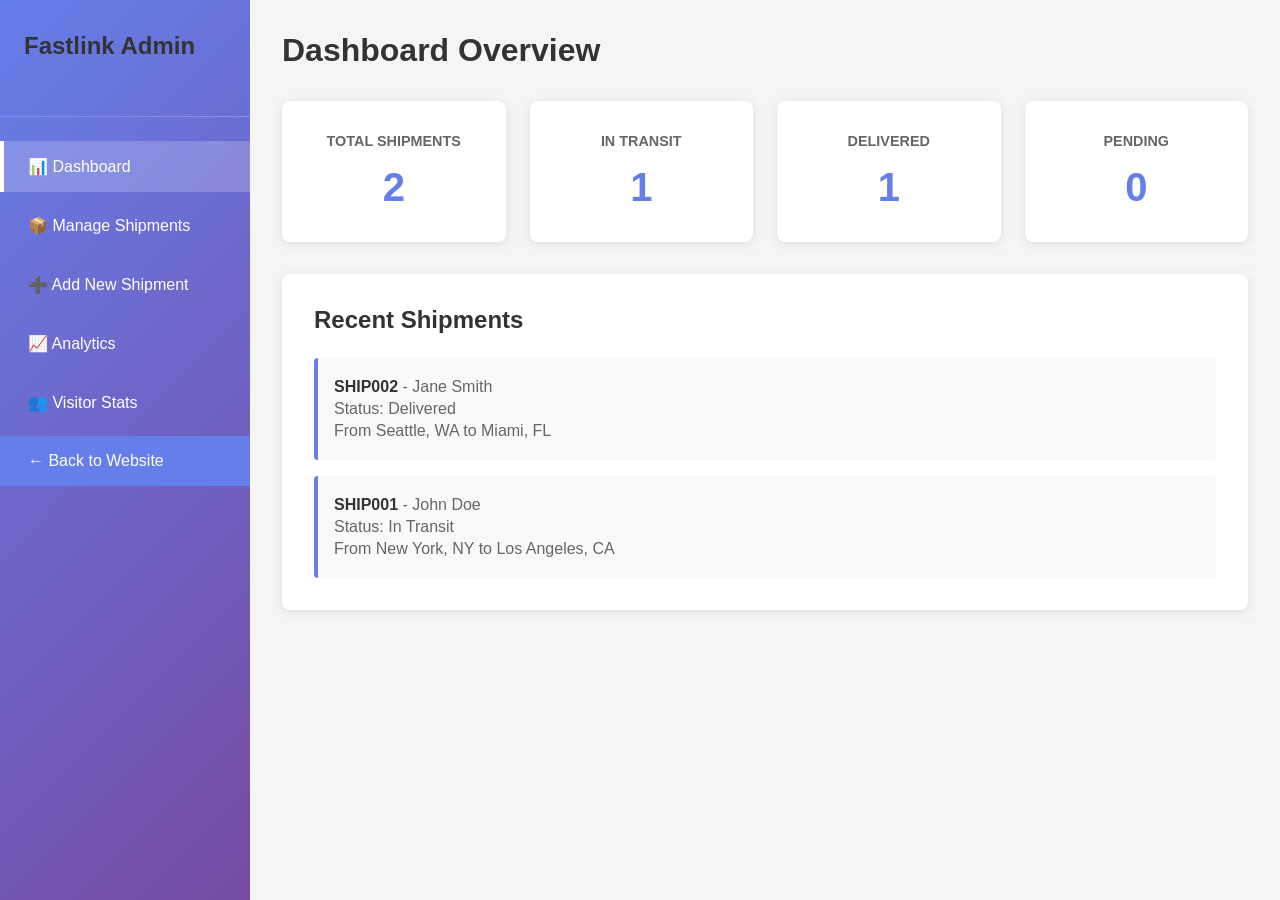
<file: admin.html>
<!DOCTYPE html>
<html lang="en">
<head>
    <meta charset="UTF-8">
    <meta name="viewport" content="width=device-width, initial-scale=1.0">
    <title>Fastlink Shipment - Admin Dashboard</title>
    <link rel="stylesheet" href="admin-styles.css">
</head>
<body>
    <div class="admin-container">
        <!-- Sidebar -->
        <aside class="sidebar">
            <div class="sidebar-header">
                <h2>Fastlink Admin</h2>
            </div>
            <nav class="sidebar-nav">
                <a href="#dashboard" class="nav-item active" onclick="showTab('dashboard')">📊 Dashboard</a>
                <a href="#shipments" class="nav-item" onclick="showTab('shipments')">📦 Manage Shipments</a>
                <a href="#add-shipment" class="nav-item" onclick="showTab('add-shipment')">➕ Add New Shipment</a>
                <a href="#analytics" class="nav-item" onclick="showTab('analytics')">📈 Analytics</a>
                <a href="#visitor-stats" class="nav-item" onclick="showTab('visitor-stats')">👥 Visitor Stats</a>
                <a href="index.html" class="nav-item" style="background: #667eea; color: white;">← Back to Website</a>
            </nav>
        </aside>

        <!-- Main Content -->
        <main class="main-content">
            <!-- Dashboard Tab -->
            <div id="dashboard" class="tab-content active">
                <h1>Dashboard Overview</h1>
                <div class="dashboard-stats">
                    <div class="stat-card">
                        <h3>Total Shipments</h3>
                        <p class="stat-number" id="totalShipments">0</p>
                    </div>
                    <div class="stat-card">
                        <h3>In Transit</h3>
                        <p class="stat-number" id="inTransit">0</p>
                    </div>
                    <div class="stat-card">
                        <h3>Delivered</h3>
                        <p class="stat-number" id="delivered">0</p>
                    </div>
                    <div class="stat-card">
                        <h3>Pending</h3>
                        <p class="stat-number" id="pending">0</p>
                    </div>
                </div>
                <div class="recent-shipments">
                    <h2>Recent Shipments</h2>
                    <div id="recentList"></div>
                </div>
            </div>

            <!-- Manage Shipments Tab -->
            <div id="shipments" class="tab-content">
                <h1>Manage Shipments</h1>
                <div class="search-bar">
                    <input type="text" id="searchInput" placeholder="Search by tracking number..." onkeyup="filterShipments()">
                </div>
                <div id="shipmentsList" class="shipments-list"></div>
            </div>

            <!-- Add Shipment Tab -->
            <div id="add-shipment" class="tab-content">
                <h1>Add New Shipment</h1>
                <form class="add-shipment-form" onsubmit="addShipment(event)">
                    <div class="form-group">
                        <label>Tracking Number:</label>
                        <input type="text" id="trackingNum" placeholder="e.g., SHIP20240001" required>
                    </div>
                    <div class="form-group">
                        <label>From Location:</label>
                        <input type="text" id="fromLocation" placeholder="e.g., New York, NY" required>
                    </div>
                    <div class="form-group">
                        <label>To Location:</label>
                        <input type="text" id="toLocation" placeholder="e.g., Los Angeles, CA" required>
                    </div>
                    <div class="form-group">
                        <label>Status:</label>
                        <select id="status" required>
                            <option>Pending</option>
                            <option>In Transit</option>
                            <option>Out for Delivery</option>
                            <option>Delivered</option>
                        </select>
                    </div>
                    <div class="form-group">
                        <label>Current Location:</label>
                        <input type="text" id="currentLocation" placeholder="e.g., Chicago Distribution Center" required>
                    </div>
                    <div class="form-group">
                        <label>Estimated Delivery:</label>
                        <input type="date" id="estimatedDelivery" required>
                    </div>
                    <div class="form-group">
                        <label>Recipient Name:</label>
                        <input type="text" id="recipientName" placeholder="e.g., John Doe" required>
                    </div>
                    <button type="submit" class="btn btn-primary">Add Shipment</button>
                </form>
            </div>

            <!-- Analytics Tab -->
            <div id="analytics" class="tab-content">
                <h1>Analytics</h1>
                <div class="analytics-grid">
                    <div class="analytics-card">
                        <h3>Total Shipments This Month</h3>
                        <p id="monthlyTotal">0</p>
                    </div>
                    <div class="analytics-card">
                        <h3>Delivery Rate</h3>
                        <p id="deliveryRate">0%</p>
                    </div>
                    <div class="analytics-card">
                        <h3>Average Delivery Time</h3>
                        <p id="avgDeliveryTime">0 days</p>
                    </div>
                    <div class="analytics-card">
                        <h3>Total Revenue (Mock)</h3>
                        <p id="totalRevenue">$0</p>
                    </div>
                </div>
            </div>

            <!-- Visitor Stats Tab -->
            <div id="visitor-stats" class="tab-content">
                <h1>Website Analytics</h1>
                <div class="analytics-grid">
                    <div class="analytics-card">
                        <h3>Total Visitors</h3>
                        <p id="totalVisitors">0</p>
                    </div>
                    <div class="analytics-card">
                        <h3>Total Page Views</h3>
                        <p id="totalPageViews">0</p>
                    </div>
                    <div class="analytics-card">
                        <h3>Tracking Queries</h3>
                        <p id="totalTrackingQueries">0</p>
                    </div>
                    <div class="analytics-card">
                        <h3>Contact Form Submissions</h3>
                        <p id="contactSubmissions">0</p>
                    </div>
                </div>
                <div style="background: white; padding: 2rem; border-radius: 8px; margin-top: 2rem; box-shadow: 0 2px 10px rgba(0,0,0,0.1);">
                    <h3>Languages Used</h3>
                    <div id="languageStats"></div>
                </div>
                <div style="background: white; padding: 2rem; border-radius: 8px; margin-top: 2rem; box-shadow: 0 2px 10px rgba(0,0,0,0.1);">
                    <h3>Most Tracked Shipments</h3>
                    <div id="topShipments"></div>
                </div>
            </div>
        </main>
    </div>

    <script src="admin.js"></script>
</body>
</html>
</file>
<file: admin-styles.css>
* {
    margin: 0;
    padding: 0;
    box-sizing: border-box;
}

body {
    font-family: 'Segoe UI', Tahoma, Geneva, Verdana, sans-serif;
    background: #f5f5f5;
}

.admin-container {
    display: flex;
    min-height: 100vh;
}

/* Sidebar */
.sidebar {
    width: 250px;
    background: linear-gradient(135deg, #667eea 0%, #764ba2 100%);
    color: white;
    padding: 2rem 0;
    position: fixed;
    left: 0;
    top: 0;
    height: 100vh;
    overflow-y: auto;
}

.sidebar-header {
    padding: 0 1.5rem 2rem;
    border-bottom: 1px solid rgba(255, 255, 255, 0.2);
}

.sidebar-header h2 {
    font-size: 1.5rem;
}

.sidebar-nav {
    display: flex;
    flex-direction: column;
    gap: 0.5rem;
    padding: 1.5rem 0;
}

.nav-item {
    padding: 1rem 1.5rem;
    color: white;
    text-decoration: none;
    transition: background 0.3s;
    cursor: pointer;
    border-left: 4px solid transparent;
}

.nav-item:hover {
    background: rgba(255, 255, 255, 0.1);
}

.nav-item.active {
    background: rgba(255, 255, 255, 0.2);
    border-left-color: #fff;
}

/* Main Content */
.main-content {
    flex: 1;
    margin-left: 250px;
    padding: 2rem;
}

.tab-content {
    display: none;
}

.tab-content.active {
    display: block;
    animation: fadeIn 0.3s;
}

@keyframes fadeIn {
    from { opacity: 0; }
    to { opacity: 1; }
}

h1 {
    color: #333;
    margin-bottom: 2rem;
    font-size: 2rem;
}

h2 {
    color: #333;
    margin-bottom: 1.5rem;
    font-size: 1.5rem;
}

/* Dashboard Stats */
.dashboard-stats {
    display: grid;
    grid-template-columns: repeat(auto-fit, minmax(200px, 1fr));
    gap: 1.5rem;
    margin-bottom: 2rem;
}

.stat-card {
    background: white;
    padding: 2rem;
    border-radius: 8px;
    box-shadow: 0 2px 10px rgba(0, 0, 0, 0.1);
    text-align: center;
}

.stat-card h3 {
    color: #666;
    font-size: 0.9rem;
    font-weight: 600;
    margin-bottom: 1rem;
    text-transform: uppercase;
}

.stat-number {
    font-size: 2.5rem;
    font-weight: bold;
    color: #667eea;
}

/* Recent Shipments */
.recent-shipments {
    background: white;
    padding: 2rem;
    border-radius: 8px;
    box-shadow: 0 2px 10px rgba(0, 0, 0, 0.1);
}

#recentList {
    display: grid;
    gap: 1rem;
}

.recent-item {
    padding: 1rem;
    border-left: 4px solid #667eea;
    background: #f9f9f9;
    border-radius: 4px;
}

.recent-item p {
    margin: 0.25rem 0;
    color: #666;
}

.recent-item strong {
    color: #333;
}

/* Search Bar */
.search-bar {
    margin-bottom: 2rem;
}

.search-bar input {
    width: 100%;
    max-width: 400px;
    padding: 0.75rem;
    border: 2px solid #ddd;
    border-radius: 5px;
    font-size: 1rem;
}

.search-bar input:focus {
    outline: none;
    border-color: #667eea;
}

/* Shipments List */
.shipments-list {
    display: grid;
    gap: 1rem;
}

.shipment-item {
    background: white;
    padding: 1.5rem;
    border-radius: 8px;
    box-shadow: 0 2px 10px rgba(0, 0, 0, 0.1);
    display: flex;
    justify-content: space-between;
    align-items: center;
    flex-wrap: wrap;
}

.shipment-info {
    flex: 1;
}

.shipment-info p {
    margin: 0.25rem 0;
    color: #666;
}

.shipment-info strong {
    color: #333;
}

.shipment-actions {
    display: flex;
    gap: 1rem;
}

.btn {
    padding: 0.5rem 1rem;
    border: none;
    border-radius: 5px;
    cursor: pointer;
    font-size: 0.9rem;
    transition: all 0.3s;
}

.btn-primary {
    background: #667eea;
    color: white;
}

.btn-primary:hover {
    background: #764ba2;
}

.btn-secondary {
    background: #f0f0f0;
    color: #333;
    border: 1px solid #ddd;
}

.btn-secondary:hover {
    background: #e0e0e0;
}

.btn-danger {
    background: #ff6b6b;
    color: white;
}

.btn-danger:hover {
    background: #ff5252;
}

/* Add Shipment Form */
.add-shipment-form {
    background: white;
    padding: 2rem;
    border-radius: 8px;
    box-shadow: 0 2px 10px rgba(0, 0, 0, 0.1);
    max-width: 600px;
}

.form-group {
    margin-bottom: 1.5rem;
}

.form-group label {
    display: block;
    margin-bottom: 0.5rem;
    color: #333;
    font-weight: 600;
}

.form-group input,
.form-group select {
    width: 100%;
    padding: 0.75rem;
    border: 2px solid #ddd;
    border-radius: 5px;
    font-size: 1rem;
    font-family: inherit;
}

.form-group input:focus,
.form-group select:focus {
    outline: none;
    border-color: #667eea;
}

.form-group button {
    width: 100%;
}

/* Analytics */
.analytics-grid {
    display: grid;
    grid-template-columns: repeat(auto-fit, minmax(250px, 1fr));
    gap: 1.5rem;
}

.analytics-card {
    background: white;
    padding: 2rem;
    border-radius: 8px;
    box-shadow: 0 2px 10px rgba(0, 0, 0, 0.1);
    text-align: center;
}

.analytics-card h3 {
    color: #666;
    font-size: 0.95rem;
    margin-bottom: 1rem;
}

.analytics-card p {
    font-size: 2rem;
    font-weight: bold;
    color: #667eea;
}

/* Responsive */
@media (max-width: 768px) {
    .admin-container {
        flex-direction: column;
    }

    .sidebar {
        width: 100%;
        height: auto;
        position: relative;
    }

    .main-content {
        margin-left: 0;
        padding: 1rem;
    }

    .shipment-item {
        flex-direction: column;
        align-items: flex-start;
    }

    .shipment-actions {
        width: 100%;
        margin-top: 1rem;
    }
}
</file>
